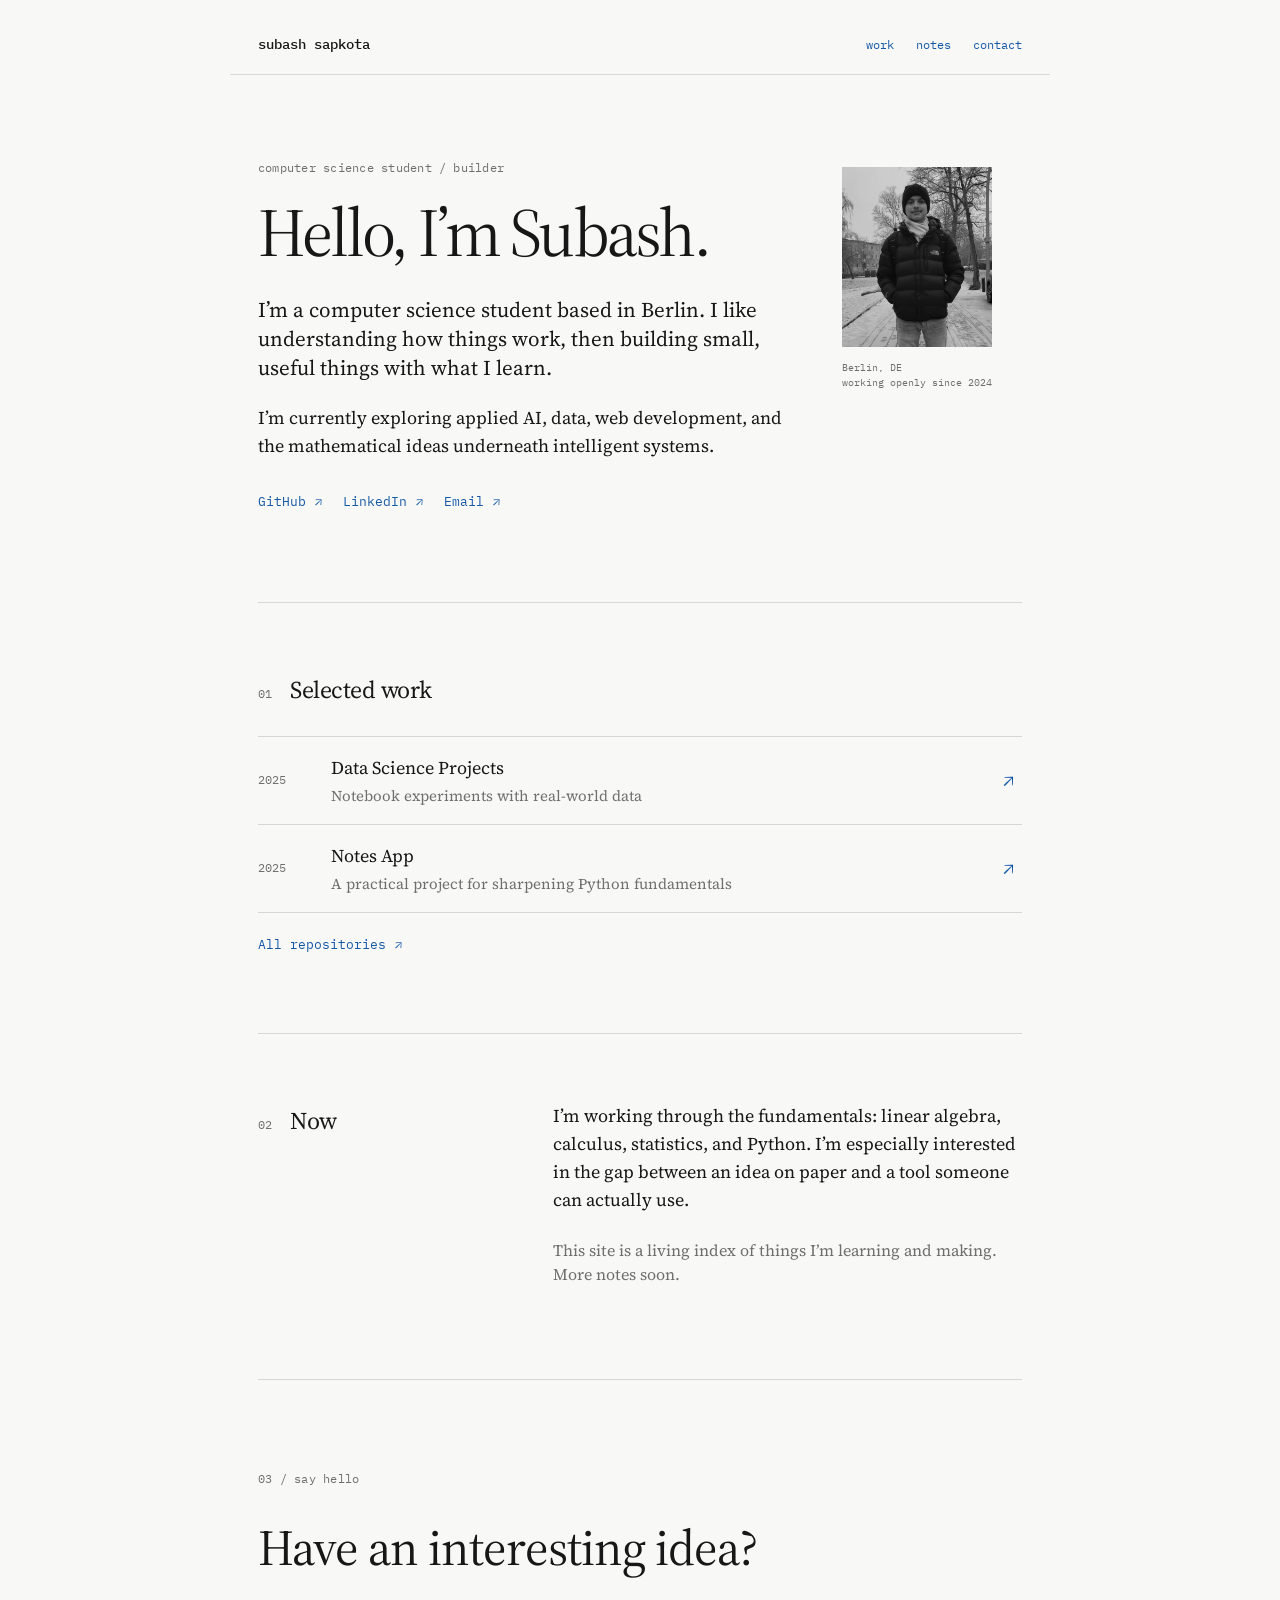
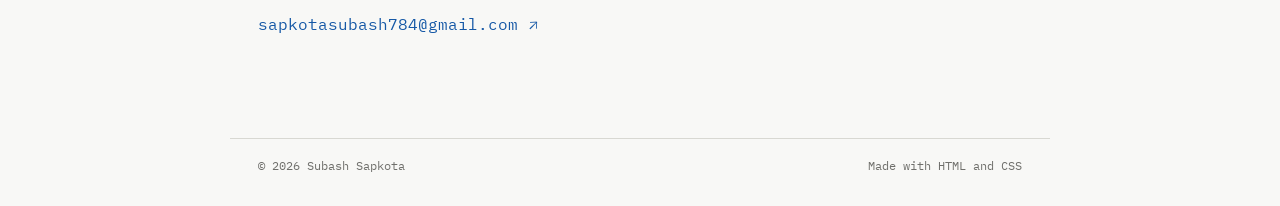
<file: Portfolio/index.html>
<!doctype html>
<html lang="en">
  <head>
    <meta charset="UTF-8" />
    <meta name="viewport" content="width=device-width, initial-scale=1.0" />
    <meta name="description" content="The personal website of Subash Sapkota, a computer science student and builder in Berlin." />
    <title>Subash Sapkota</title>
    <link rel="preconnect" href="https://fonts.googleapis.com" />
    <link rel="preconnect" href="https://fonts.gstatic.com" crossorigin />
    <link href="https://fonts.googleapis.com/css2?family=IBM+Plex+Mono:wght@400;500&family=Source+Serif+4:opsz,wght@8..60,400;8..60,600&display=swap" rel="stylesheet" />
    <link rel="stylesheet" href="style.css" />
  </head>
  <body>
    <header class="site-header">
      <a class="wordmark" href="#top">subash sapkota</a>
      <nav aria-label="Primary navigation">
        <a href="#work">work</a>
        <a href="#writing">notes</a>
        <a href="#contact">contact</a>
      </nav>
    </header>

    <main id="top">
      <section class="intro" aria-labelledby="intro-title">
        <div class="intro-copy">
          <p class="kicker">computer science student / builder</p>
          <h1 id="intro-title">Hello, I’m Subash.</h1>
          <p class="lead">I’m a computer science student based in Berlin. I like understanding how things work, then building small, useful things with what I learn.</p>
          <p>I’m currently exploring applied AI, data, web development, and the mathematical ideas underneath intelligent systems.</p>
          <div class="links" aria-label="Social links">
            <a href="https://github.com/Subash-074" target="_blank" rel="noreferrer">GitHub <span>↗</span></a>
            <a href="https://www.linkedin.com/in/subash-sapkota-420234264/" target="_blank" rel="noreferrer">LinkedIn <span>↗</span></a>
            <a href="mailto:sapkotasubash784@gmail.com">Email <span>↗</span></a>
          </div>
        </div>
        <figure class="profile">
          <img src="subashimg.png" alt="Portrait of Subash Sapkota" />
          <figcaption>Berlin, DE<br />working openly since 2024</figcaption>
        </figure>
      </section>

      <section class="content-section" id="work" aria-labelledby="work-title">
        <div class="section-label"><span>01</span><h2 id="work-title">Selected work</h2></div>
        <div class="project-list">
          <a class="project" href="https://github.com/Subash-074/Data-Science-Projects-" target="_blank" rel="noreferrer"><span class="project-year">2025</span><span><strong>Data Science Projects</strong><small>Notebook experiments with real-world data</small></span><span class="arrow">↗</span></a>
          <a class="project" href="https://github.com/Subash-074/Notes-app" target="_blank" rel="noreferrer"><span class="project-year">2025</span><span><strong>Notes App</strong><small>A practical project for sharpening Python fundamentals</small></span><span class="arrow">↗</span></a>
        </div>
        <a class="all-link" href="https://github.com/Subash-074?tab=repositories" target="_blank" rel="noreferrer">All repositories <span>↗</span></a>
      </section>

      <section class="content-section two-column" id="writing" aria-labelledby="writing-title">
        <div class="section-label"><span>02</span><h2 id="writing-title">Now</h2></div>
        <div>
          <p>I’m working through the fundamentals: linear algebra, calculus, statistics, and Python. I’m especially interested in the gap between an idea on paper and a tool someone can actually use.</p>
          <p class="muted">This site is a living index of things I’m learning and making. More notes soon.</p>
        </div>
      </section>

      <section class="contact" id="contact" aria-labelledby="contact-title">
        <p class="kicker">03 / say hello</p>
        <h2 id="contact-title">Have an interesting idea?</h2>
        <a class="contact-link" href="mailto:sapkotasubash784@gmail.com">sapkotasubash784@gmail.com <span>↗</span></a>
      </section>
    </main>

    <footer><span>© 2026 Subash Sapkota</span><span>Made with HTML and CSS</span></footer>
    <script src="script.js"></script>
  </body>
</html>
</file>
<file: Portfolio/style.css>
:root {
  --paper: #f8f8f6;
  --ink: #171717;
  --muted: #6f6f6b;
  --line: #d8d8d2;
  --blue: #1558a6;
  --serif: "Source Serif 4", Georgia, serif;
  --mono: "IBM Plex Mono", "Courier New", monospace;
}

* { box-sizing: border-box; }
html { scroll-behavior: smooth; }
body { background: var(--paper); color: var(--ink); margin: 0; font-family: var(--serif); font-size: 18px; line-height: 1.55; }
a { color: var(--blue); text-decoration: none; }
a:hover { text-decoration: underline; }
.site-header, main, footer { margin: 0 auto; max-width: 820px; padding-left: 28px; padding-right: 28px; }
.site-header { align-items: baseline; border-bottom: 1px solid var(--line); display: flex; justify-content: space-between; padding-bottom: 18px; padding-top: 34px; }
.wordmark { color: var(--ink); font-family: var(--mono); font-size: 14px; font-weight: 500; }
.wordmark:hover { text-decoration: none; }
nav { display: flex; gap: 22px; }
nav a, .kicker, .section-label span, .project-year, footer { font-family: var(--mono); font-size: 12px; }
.intro { border-bottom: 1px solid var(--line); display: grid; gap: 60px; grid-template-columns: 1fr 180px; padding: 84px 0 90px; }
.intro-copy { max-width: 550px; }
.kicker { color: var(--muted); letter-spacing: .02em; margin: 0 0 20px; text-transform: lowercase; }
h1, h2, p { margin-top: 0; }
h1 { font-size: clamp(42px, 8vw, 68px); font-weight: 400; letter-spacing: -0.04em; line-height: 1.05; margin-bottom: 26px; }
h2 { font-size: 24px; font-weight: 400; letter-spacing: -0.02em; margin: 0; }
p { max-width: 580px; }
.lead { font-size: 21px; line-height: 1.4; }
.links { display: flex; flex-wrap: wrap; gap: 20px; margin-top: 32px; }
.links a, .all-link, .contact-link { font-family: var(--mono); font-size: 13px; }
.links span, .all-link span, .contact-link span, .arrow { font-family: var(--serif); }
.profile { margin: 0; padding-top: 8px; }
.profile img { display: block; filter: grayscale(100%); height: 180px; object-fit: cover; width: 150px; }
.profile figcaption { color: var(--muted); font-family: var(--mono); font-size: 10px; line-height: 1.5; margin-top: 13px; }
.content-section { border-bottom: 1px solid var(--line); padding: 68px 0 76px; }
.section-label { align-items: baseline; display: flex; gap: 18px; margin-bottom: 28px; }
.section-label span { color: var(--muted); }
.project-list { border-top: 1px solid var(--line); }
.project { align-items: center; border-bottom: 1px solid var(--line); color: var(--ink); display: grid; gap: 18px; grid-template-columns: 55px 1fr 20px; padding: 17px 0; }
.project:hover { color: var(--blue); text-decoration: none; }
.project-year { color: var(--muted); }
.project strong, .project small { display: block; font-weight: 400; }
.project small { color: var(--muted); font-size: 15px; margin-top: 2px; }
.arrow { color: var(--blue); font-size: 20px; }
.all-link { display: inline-block; margin-top: 22px; }
.two-column { display: grid; gap: 60px; grid-template-columns: 1fr 2fr; }
.two-column .section-label { margin-bottom: 0; }
.muted { color: var(--muted); font-size: 16px; margin-top: 24px; }
.contact { padding: 90px 0 100px; }
.contact h2 { font-size: clamp(32px, 6vw, 50px); margin-bottom: 24px; }
.contact-link { font-size: 16px; }
footer { border-top: 1px solid var(--line); color: var(--muted); display: flex; justify-content: space-between; padding-bottom: 30px; padding-top: 18px; }
@media (max-width: 600px) {
  .site-header, main, footer { padding-left: 20px; padding-right: 20px; }
  .site-header { padding-top: 24px; }
  nav { gap: 13px; }
  nav a { font-size: 11px; }
  .intro { display: block; padding: 65px 0 70px; }
  .profile { display: flex; gap: 16px; margin-top: 42px; }
  .profile img { height: 120px; width: 100px; }
  .profile figcaption { align-self: end; margin-bottom: 2px; }
  .project { gap: 10px; grid-template-columns: 43px 1fr 16px; }
  .project small { font-size: 13px; }
  .two-column { display: block; }
  .two-column .section-label { margin-bottom: 28px; }
  footer { align-items: flex-start; flex-direction: column; gap: 5px; }
}
</file>
